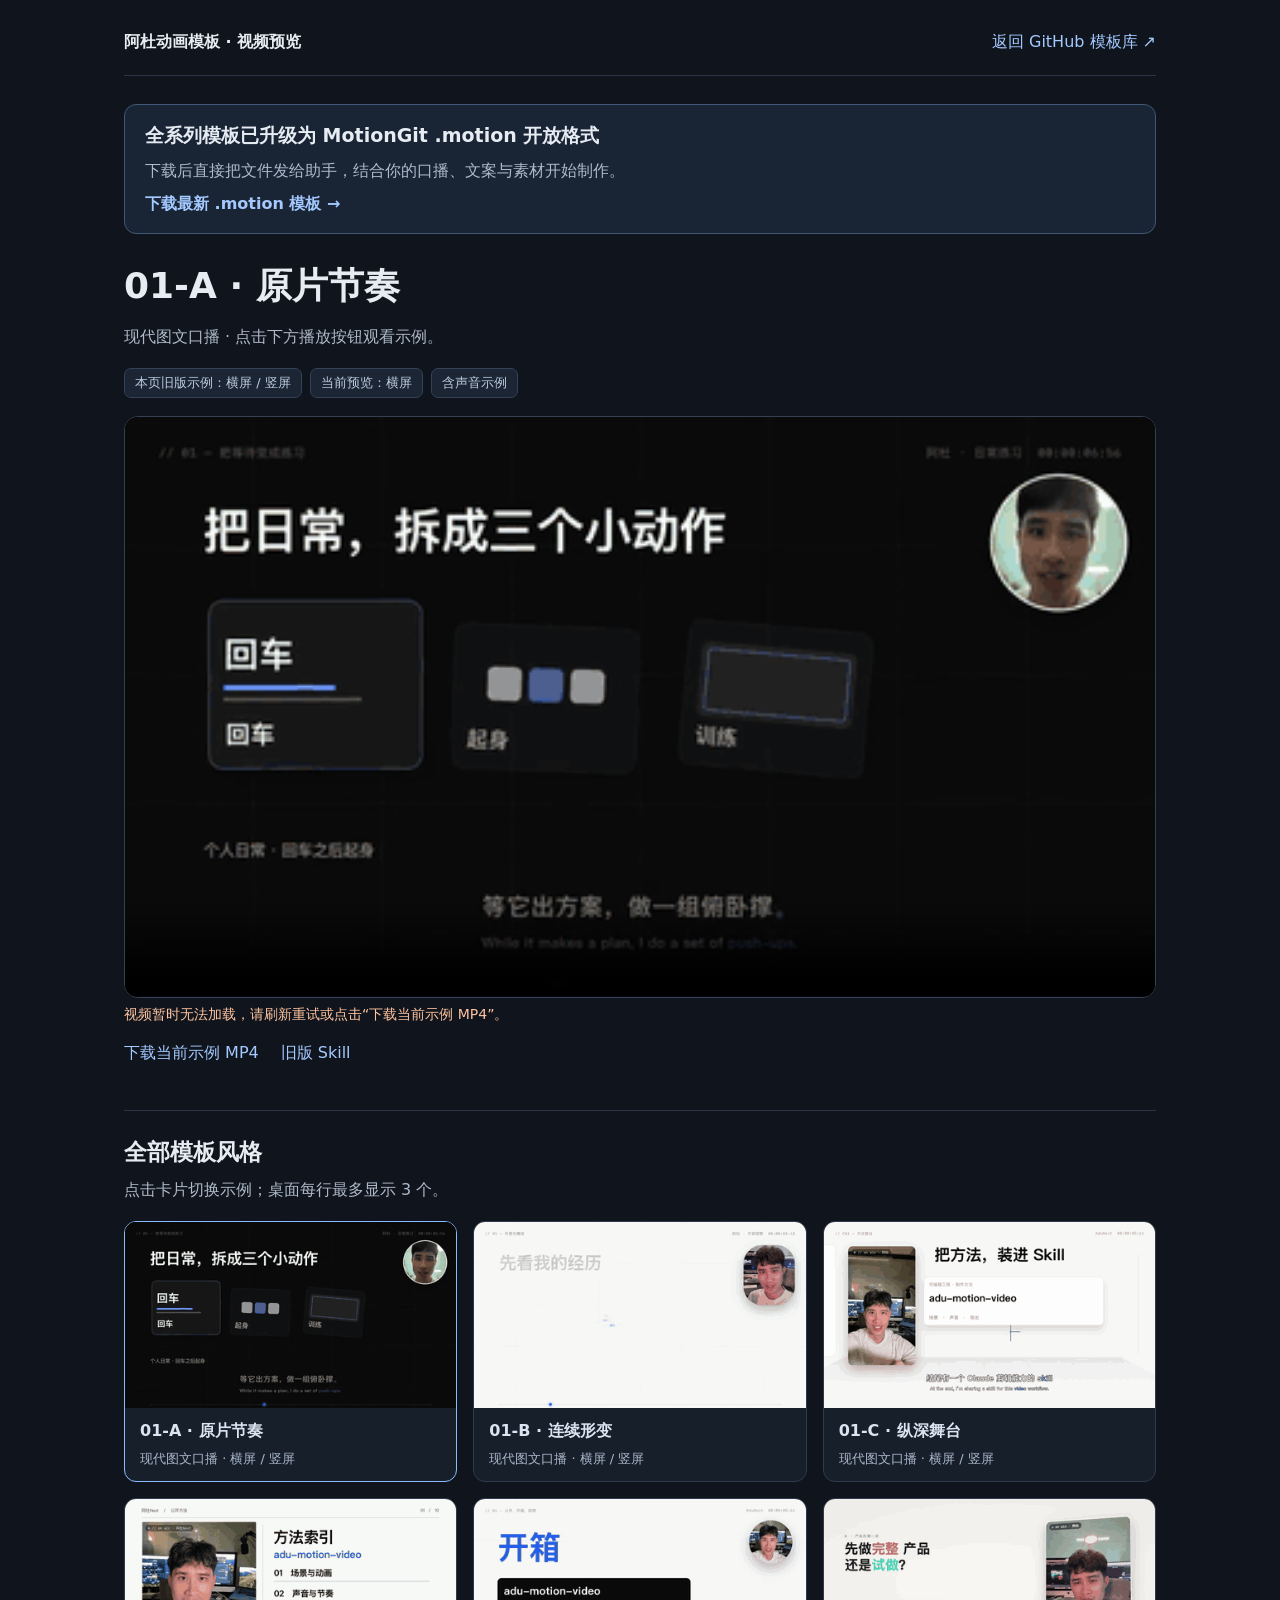
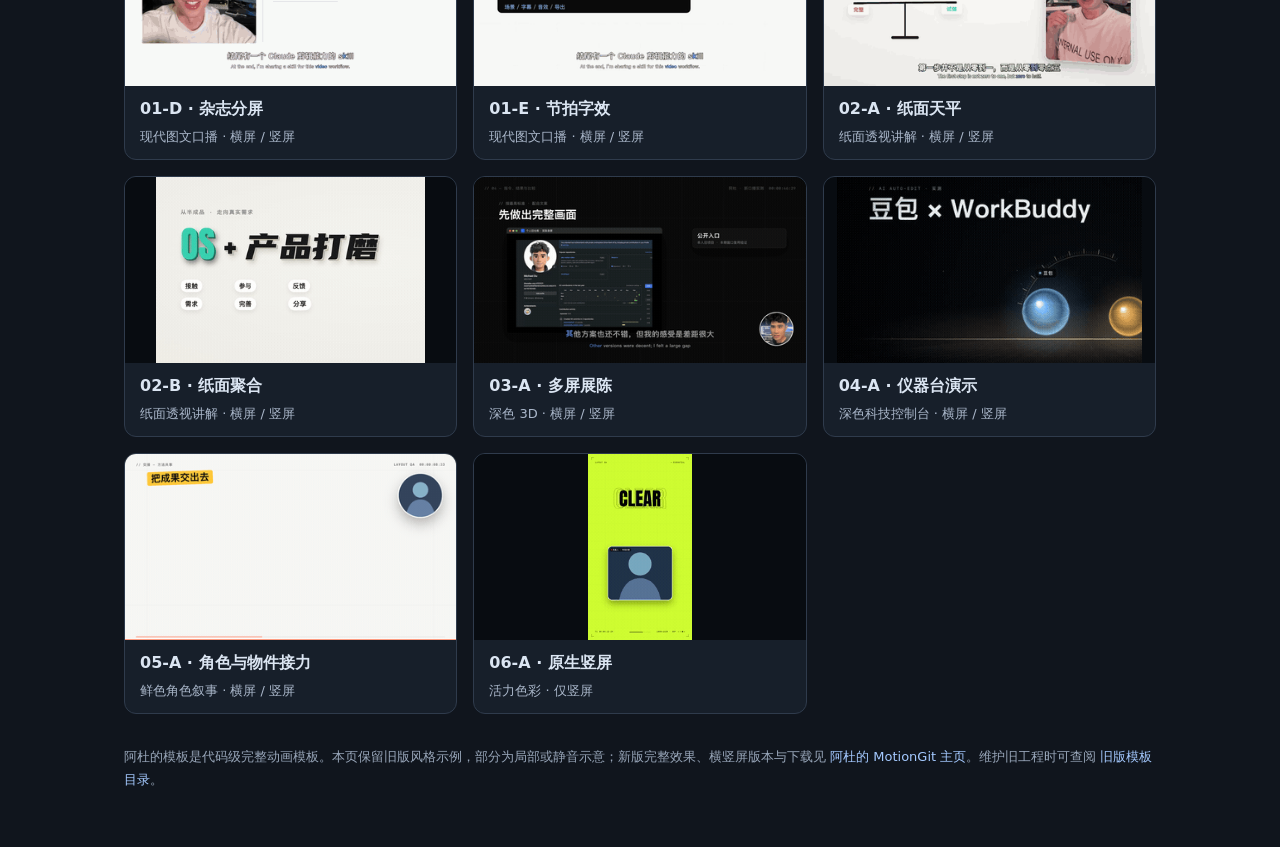
<file: dependencies/adu-motion-video/examples/gallery/index.html>
<!doctype html>
<html lang="zh-CN"><head><meta charset="utf-8"><meta name="viewport" content="width=device-width,initial-scale=1"><meta name="description" content="阿杜 AI 剪辑模板已升级为 MotionGit .motion 开放格式，下载后直接交给助手制作视频。此页保留旧版风格示例。"><title>模板视频预览 · 阿杜动画模板</title>
<style>
:root{color-scheme:dark;font-family:system-ui,-apple-system,"Segoe UI","Microsoft YaHei",sans-serif;color:#e7ecf3;background:#10151d}*{box-sizing:border-box}[hidden]{display:none!important}body{margin:0}a{color:#a4c9ff;text-decoration:none}a:hover{text-decoration:underline}button,a,video{outline-offset:5px}button:focus-visible,a:focus-visible{outline:2px solid #8cbaff}main{max-width:1080px;margin:auto;padding:32px 24px 56px}header{display:flex;justify-content:space-between;gap:16px;border-bottom:1px solid #2b3545;padding-bottom:22px;margin-bottom:28px}.brand{font-weight:650;color:#e7ecf3}h1{font-size:clamp(25px,4vw,36px);margin:0 0 12px}h2{font-size:23px;margin:0}p{line-height:1.7;color:#aeb9c9;margin:8px 0 18px}.meta{display:flex;flex-wrap:wrap;gap:8px;align-items:center;margin-bottom:18px}.badge{font-size:13px;padding:5px 10px;background:#1b2533;border:1px solid #334257;border-radius:7px;color:#bdcce0}.motion-intro{border:1px solid #405775;border-radius:12px;padding:18px 20px;margin:0 0 28px;background:#192535}.motion-intro strong{font-size:19px}.motion-intro p{margin:8px 0 10px}.motion-intro a{display:inline-block;font-weight:650}.player-frame{display:flex;justify-content:center;background:#05080c;border:1px solid #344054;border-radius:14px;overflow:hidden}video{display:block;width:100%;height:auto;max-height:70vh;background:#05080c}.portrait video{max-width:380px}.links{display:flex;gap:22px;flex-wrap:wrap;padding:16px 0 8px}.layout-switch{display:flex;gap:8px;margin-left:auto}button{cursor:pointer;font:inherit;font-size:14px;color:#c5d0df;border:1px solid #3b495e;border-radius:7px;background:#1a2330;padding:7px 14px}button[aria-pressed="true"]{border-color:#92bfff;color:#d9e9ff;background:#233e61}.status{font-size:14px;min-height:24px;margin:5px 0 0}.status.error{color:#ffc39f}.section-head{margin:38px 0 18px;padding-top:26px;border-top:1px solid #2b3545}.grid{display:grid;grid-template-columns:repeat(3,minmax(0,1fr));gap:16px}.card{display:flex;flex-direction:column;border:1px solid #2f3b4c;border-radius:12px;background:#171f2a;overflow:hidden;color:#dbe5f2}.card:hover{border-color:#8cbaff;text-decoration:none}.card[aria-current="true"]{border-color:#8cbaff}.thumbnail{width:100%;aspect-ratio:16/9;object-fit:contain;background:#080c11}.card-text{padding:13px 15px}.card-text strong{display:block;margin-bottom:6px}.card-text span{font-size:13px;color:#aab7ca}footer{margin-top:32px;color:#98a6b9;font-size:13px;line-height:1.7}@media(max-width:800px){.grid{grid-template-columns:repeat(2,minmax(0,1fr))}}@media(max-width:520px){main{padding:22px 16px 36px}header{font-size:14px}.grid{grid-template-columns:1fr}.layout-switch{margin-left:0}video{max-height:60vh}}
</style></head><body><main>
<header><a class="brand" href="?template=01-A">阿杜动画模板 · 视频预览</a><a href="https://github.com/adunext/adu-motion-video#模板库">返回 GitHub 模板库 ↗</a></header>
<aside class="motion-intro"><strong>全系列模板已升级为 MotionGit .motion 开放格式</strong><p>下载后直接把文件发给助手，结合你的口播、文案与素材开始制作。</p><a id="motion-download" href="https://motiongit.com/@adunext">下载最新 .motion 模板 →</a></aside>
<h1 id="title">01-A · 原片节奏</h1><p id="description">现代图文口播 · 点击下方播放按钮观看示例。</p>
<div class="meta"><span class="badge" id="supported">模板支持横屏与竖屏</span><span class="badge" id="preview-mode">当前预览：横屏</span><span class="badge" id="audio-label"></span><div class="layout-switch" id="layout-switch" hidden></div></div>
<div class="player-frame" id="player-frame"><video id="player" controls playsinline preload="metadata" poster="../../assets/demos/01-A.gif" src="../../assets/demos/01-A.mp4">当前浏览器不支持视频播放，请使用下方链接下载示例。</video></div>
<p class="status" id="status" role="status" aria-live="polite">点击播放，可拖动进度条或全屏查看。</p><div class="links"><a id="download" href="../../assets/demos/01-A.mp4" download>下载当前示例 MP4</a><a href="https://github.com/adunext/adu-motion-video/releases/tag/v3.14.0-rc.1">旧版 Skill</a></div>
<div class="section-head"><h2>全部模板风格</h2><p>点击卡片切换示例；桌面每行最多显示 3 个。</p></div><div class="grid" id="grid"></div><noscript><p>请启用 JavaScript 选择其他风格；上方播放器仍可播放 01-A 示例。</p></noscript>
<footer>阿杜的模板是代码级完整动画模板。本页保留旧版风格示例，部分为局部或静音示意；新版完整效果、横竖屏版本与下载见 <a href="https://motiongit.com/@adunext">阿杜的 MotionGit 主页</a>。维护旧工程时可查阅 <a href="https://github.com/adunext/adu-motion-video/blob/main/references/template-catalog.md">旧版模板目录</a>。</footer>
</main><script>
const CATALOG=[{"id": "01-A", "title": "原片节奏", "family": "现代图文口播", "layouts": ["landscape", "portrait"], "previewLayout": "landscape", "portraitPreview": false, "hasAudio": true}, {"id": "01-B", "title": "连续形变", "family": "现代图文口播", "layouts": ["landscape", "portrait"], "previewLayout": "landscape", "portraitPreview": false, "hasAudio": true}, {"id": "01-C", "title": "纵深舞台", "family": "现代图文口播", "layouts": ["landscape", "portrait"], "previewLayout": "landscape", "portraitPreview": false, "hasAudio": true}, {"id": "01-D", "title": "杂志分屏", "family": "现代图文口播", "layouts": ["landscape", "portrait"], "previewLayout": "landscape", "portraitPreview": false, "hasAudio": true}, {"id": "01-E", "title": "节拍字效", "family": "现代图文口播", "layouts": ["landscape", "portrait"], "previewLayout": "landscape", "portraitPreview": false, "hasAudio": true}, {"id": "02-A", "title": "纸面天平", "family": "纸面透视讲解", "layouts": ["landscape", "portrait"], "previewLayout": "landscape", "portraitPreview": false, "hasAudio": true}, {"id": "02-B", "title": "纸面聚合", "family": "纸面透视讲解", "layouts": ["landscape", "portrait"], "previewLayout": "landscape", "portraitPreview": false, "hasAudio": false}, {"id": "03-A", "title": "多屏展陈", "family": "深色 3D", "layouts": ["landscape", "portrait"], "previewLayout": "landscape", "portraitPreview": true, "hasAudio": false}, {"id": "04-A", "title": "仪器台演示", "family": "深色科技控制台", "layouts": ["landscape", "portrait"], "previewLayout": "landscape", "portraitPreview": false, "hasAudio": false}, {"id": "05-A", "title": "角色与物件接力", "family": "鲜色角色叙事", "layouts": ["landscape", "portrait"], "previewLayout": "landscape", "portraitPreview": false, "hasAudio": false}, {"id": "06-A", "title": "原生竖屏", "family": "活力色彩", "layouts": ["portrait"], "previewLayout": "portrait", "portraitPreview": false, "hasAudio": false}];
const $=id=>document.getElementById(id),player=$('player'),params=new URLSearchParams(location.search);
const id=(params.get('template')||'01-A').toUpperCase(),item=CATALOG.find(x=>x.id===id)||CATALOG[0];
function selectLayout(layout){
 $('motion-download').href='https://motiongit.com/@adunext/'+MOTION_PAGES[item.id.slice(0,2)]+(layout==='portrait'?'-portrait':'');
 const suffix=layout==='portrait'&&item.portraitPreview?'-portrait':'';const file='../../assets/demos/'+item.id+suffix;
 player.pause();player.poster=file+'.gif';player.src=file+'.mp4';player.load();$('player-frame').classList.toggle('portrait',layout==='portrait');
 $('preview-mode').textContent='当前预览：'+(layout==='portrait'?'竖屏':'横屏');$('download').href=file+'.mp4';$('audio-label').textContent=item.hasAudio&&!suffix?'含声音示例':'静音示例';
 for(const b of $('layout-switch').children)b.setAttribute('aria-pressed',String(b.dataset.layout===layout));
 const url=new URL(location.href);url.searchParams.set('template',item.id);if(suffix)url.searchParams.set('layout','portrait');else url.searchParams.delete('layout');history.replaceState(null,'',url);
 $('status').classList.remove('error');$('status').textContent='点击播放，可拖动进度条或全屏查看。';
}
const MOTION_PAGES={'01':'template-01-integrated','02':'template-02-expanded','03':'template-03-native','04':'template-04-dark-console','05':'template-05-native','06':'vibrant-poster'};
$('title').textContent=item.id+' · '+item.title;document.title=item.id+' '+item.title+' · 阿杜动画模板';$('description').textContent=item.family+' · 点击下方播放按钮观看示例。';$('supported').textContent=item.layouts.length===1?'本页旧版示例：仅竖屏':'本页旧版示例：横屏 / 竖屏';
if(item.portraitPreview){$('layout-switch').hidden=false;for(const [layout,label] of [['landscape','横屏示例'],['portrait','竖屏示例']]){const b=document.createElement('button');b.type='button';b.textContent=label;b.dataset.layout=layout;b.onclick=()=>selectLayout(layout);$('layout-switch').append(b);}}
for(const data of CATALOG){const a=document.createElement('a');a.className='card';a.href='?template='+data.id;if(data.id===item.id)a.setAttribute('aria-current','true');const im=document.createElement('img');im.className='thumbnail';im.src='../../assets/demos/'+data.id+'.gif';im.alt=data.id+' '+data.title;im.loading='lazy';const text=document.createElement('div');text.className='card-text';const title=document.createElement('strong');title.textContent=data.id+' · '+data.title;const tag=document.createElement('span');tag.textContent=data.family+' · '+(data.layouts.length===1?'仅竖屏':'横屏 / 竖屏');text.append(title,tag);a.append(im,text);$('grid').append(a);}
player.addEventListener('error',()=>{$('status').classList.add('error');$('status').textContent='视频暂时无法加载，请刷新重试或点击“下载当前示例 MP4”。';});
selectLayout(params.get('layout')==='portrait'&&item.portraitPreview?'portrait':item.previewLayout);
</script></body></html>
</file>
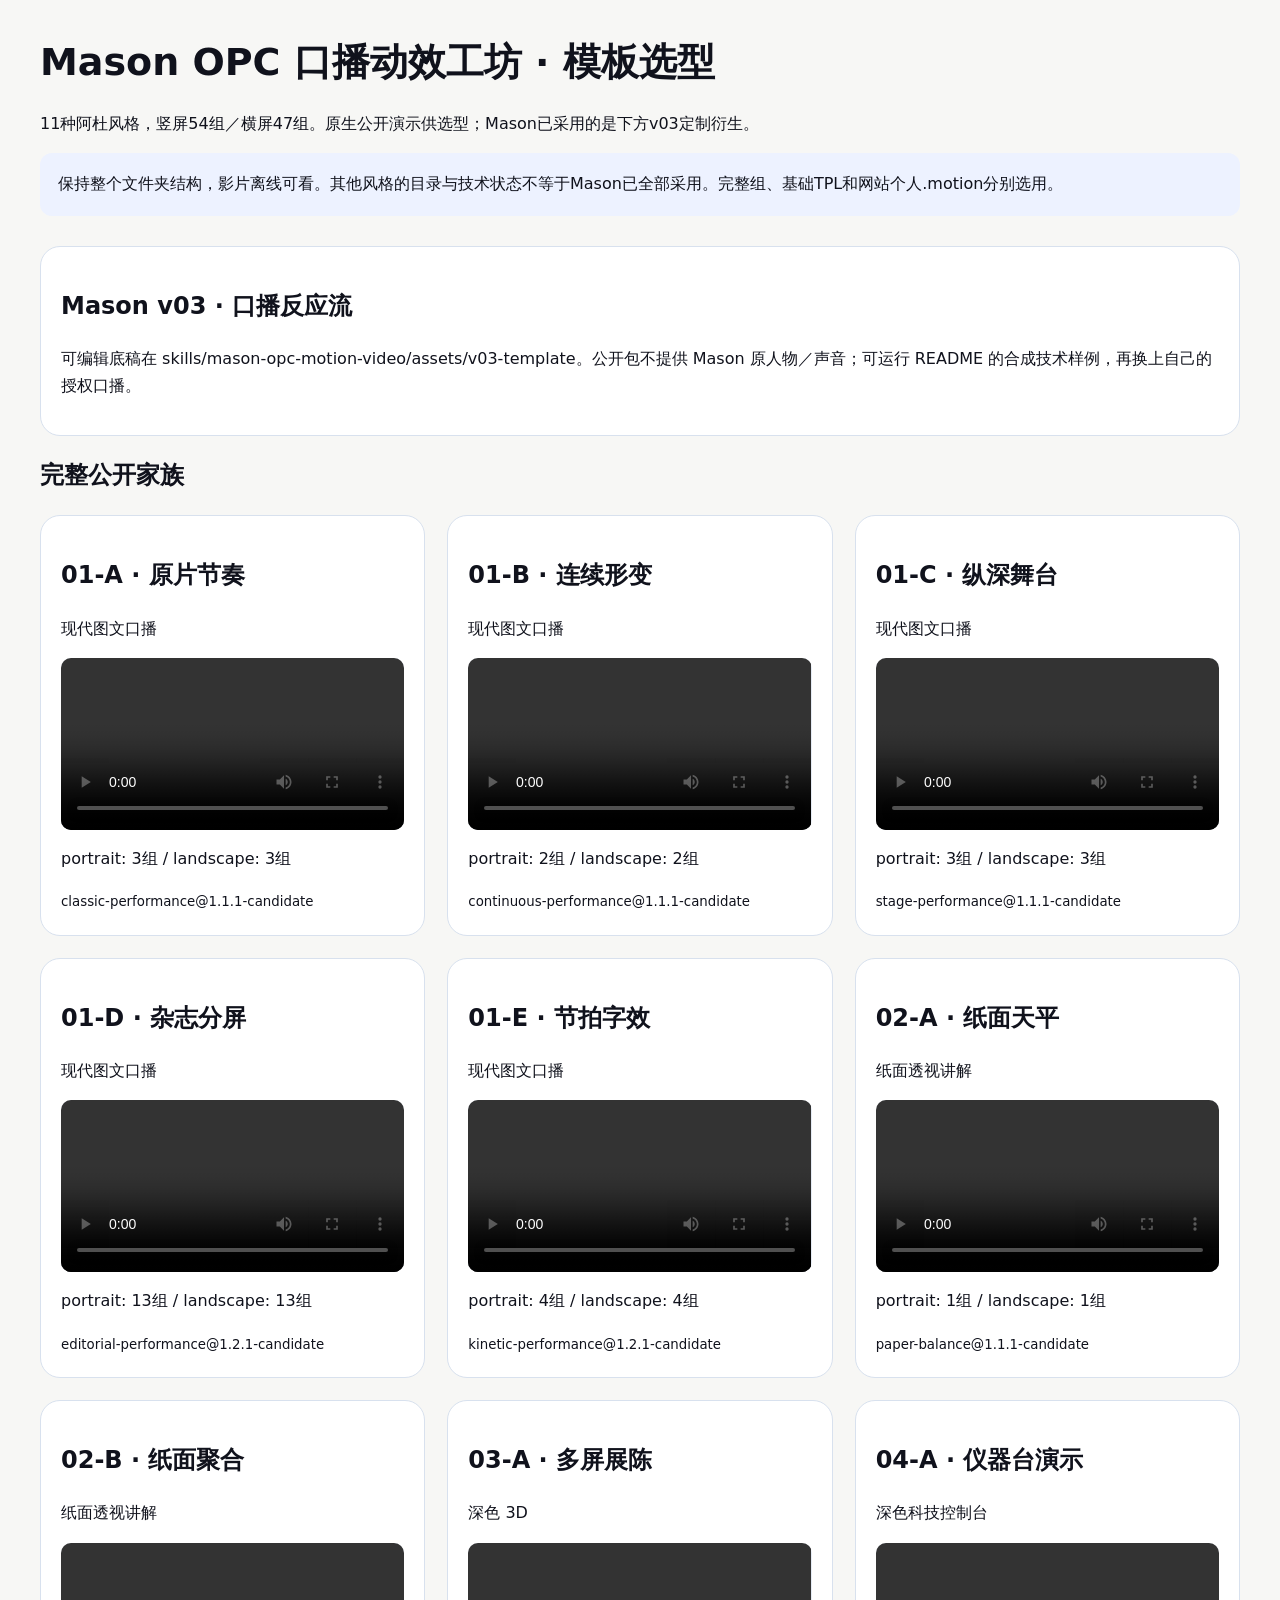
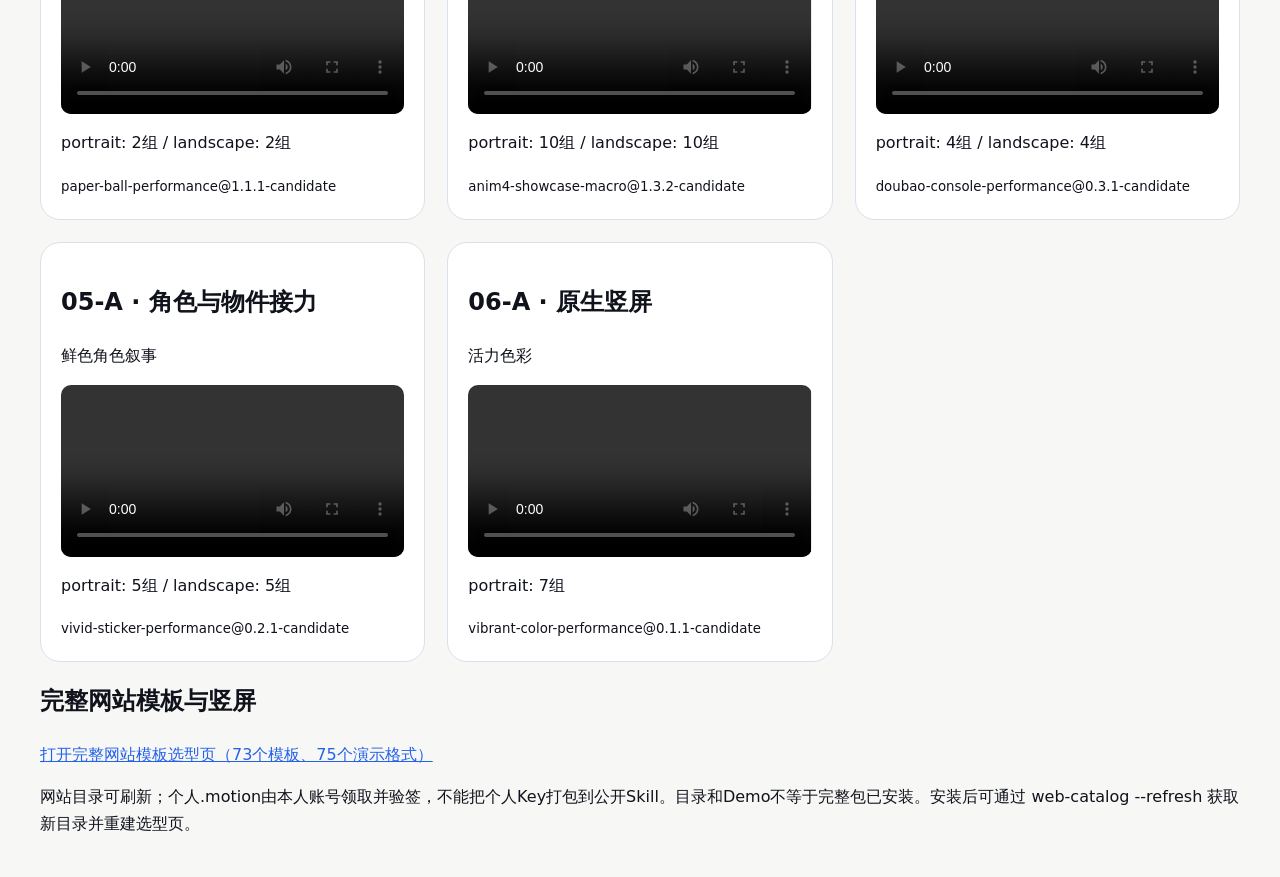
<file: 模板选型.html>
<!doctype html><html lang="zh-CN"><meta charset="utf-8"><meta name="viewport" content="width=device-width,initial-scale=1"><title>Mason OPC 口播动效工坊 · 模板选型</title><style>body{margin:0;background:#f7f7f5;color:#10121c;font:16px/1.65 system-ui,sans-serif}main{max-width:1200px;margin:40px auto;padding:0 24px}h1{font-size:38px;line-height:1.2}a{color:#2462ea}.grid{display:grid;grid-template-columns:repeat(auto-fit,minmax(300px,1fr));gap:22px}article{background:white;border:1px solid #d8e1ee;border-radius:20px;padding:20px}h2{font-size:24px}video{display:block;width:100%;max-height:420px;background:#e5ebf4;border-radius:10px}small{word-break:break-all}header{margin-bottom:30px}.notice{padding:18px;background:#edf2ff;border-radius:12px}</style><main><header><h1>Mason OPC 口播动效工坊 · 模板选型</h1><p>11种阿杜风格，竖屏54组／横屏47组。原生公开演示供选型；Mason已采用的是下方v03定制衍生。</p><p class="notice">保持整个文件夹结构，影片离线可看。其他风格的目录与技术状态不等于Mason已全部采用。完整组、基础TPL和网站个人.motion分别选用。</p></header><article><h2>Mason v03 · 口播反应流</h2><p>可编辑底稿在 skills/mason-opc-motion-video/assets/v03-template。公开包不提供 Mason 原人物／声音；可运行 README 的合成技术样例，再换上自己的授权口播。</p></article><h2>完整公开家族</h2><div class="grid"><article><h2>01-A · 原片节奏</h2><p>现代图文口播</p><video controls preload="metadata" src="dependencies/adu-motion-video/assets/demos/01-A.mp4"></video><p>portrait: 3组 / landscape: 3组</p><small>classic-performance@1.1.1-candidate</small></article><article><h2>01-B · 连续形变</h2><p>现代图文口播</p><video controls preload="metadata" src="dependencies/adu-motion-video/assets/demos/01-B.mp4"></video><p>portrait: 2组 / landscape: 2组</p><small>continuous-performance@1.1.1-candidate</small></article><article><h2>01-C · 纵深舞台</h2><p>现代图文口播</p><video controls preload="metadata" src="dependencies/adu-motion-video/assets/demos/01-C.mp4"></video><p>portrait: 3组 / landscape: 3组</p><small>stage-performance@1.1.1-candidate</small></article><article><h2>01-D · 杂志分屏</h2><p>现代图文口播</p><video controls preload="metadata" src="dependencies/adu-motion-video/assets/demos/01-D.mp4"></video><p>portrait: 13组 / landscape: 13组</p><small>editorial-performance@1.2.1-candidate</small></article><article><h2>01-E · 节拍字效</h2><p>现代图文口播</p><video controls preload="metadata" src="dependencies/adu-motion-video/assets/demos/01-E.mp4"></video><p>portrait: 4组 / landscape: 4组</p><small>kinetic-performance@1.2.1-candidate</small></article><article><h2>02-A · 纸面天平</h2><p>纸面透视讲解</p><video controls preload="metadata" src="dependencies/adu-motion-video/assets/demos/02-A.mp4"></video><p>portrait: 1组 / landscape: 1组</p><small>paper-balance@1.1.1-candidate</small></article><article><h2>02-B · 纸面聚合</h2><p>纸面透视讲解</p><video controls preload="metadata" src="dependencies/adu-motion-video/assets/demos/02-B.mp4"></video><p>portrait: 2组 / landscape: 2组</p><small>paper-ball-performance@1.1.1-candidate</small></article><article><h2>03-A · 多屏展陈</h2><p>深色 3D</p><video controls preload="metadata" src="dependencies/adu-motion-video/assets/demos/03-A.mp4"></video><p>portrait: 10组 / landscape: 10组</p><small>anim4-showcase-macro@1.3.2-candidate</small></article><article><h2>04-A · 仪器台演示</h2><p>深色科技控制台</p><video controls preload="metadata" src="dependencies/adu-motion-video/assets/demos/04-A.mp4"></video><p>portrait: 4组 / landscape: 4组</p><small>doubao-console-performance@0.3.1-candidate</small></article><article><h2>05-A · 角色与物件接力</h2><p>鲜色角色叙事</p><video controls preload="metadata" src="dependencies/adu-motion-video/assets/demos/05-A.mp4"></video><p>portrait: 5组 / landscape: 5组</p><small>vivid-sticker-performance@0.2.1-candidate</small></article><article><h2>06-A · 原生竖屏</h2><p>活力色彩</p><video controls preload="metadata" src="dependencies/adu-motion-video/assets/demos/06-A.mp4"></video><p>portrait: 7组</p><small>vibrant-color-performance@0.1.1-candidate</small></article></div><h2>完整网站模板与竖屏</h2><p><a href="网站模板选型.html">打开完整网站模板选型页（73个模板、75个演示格式）</a></p><p>网站目录可刷新；个人.motion由本人账号领取并验签，不能把个人Key打包到公开Skill。目录和Demo不等于完整包已安装。安装后可通过 web-catalog --refresh 获取新目录并重建选型页。</p></main></html>
</file>
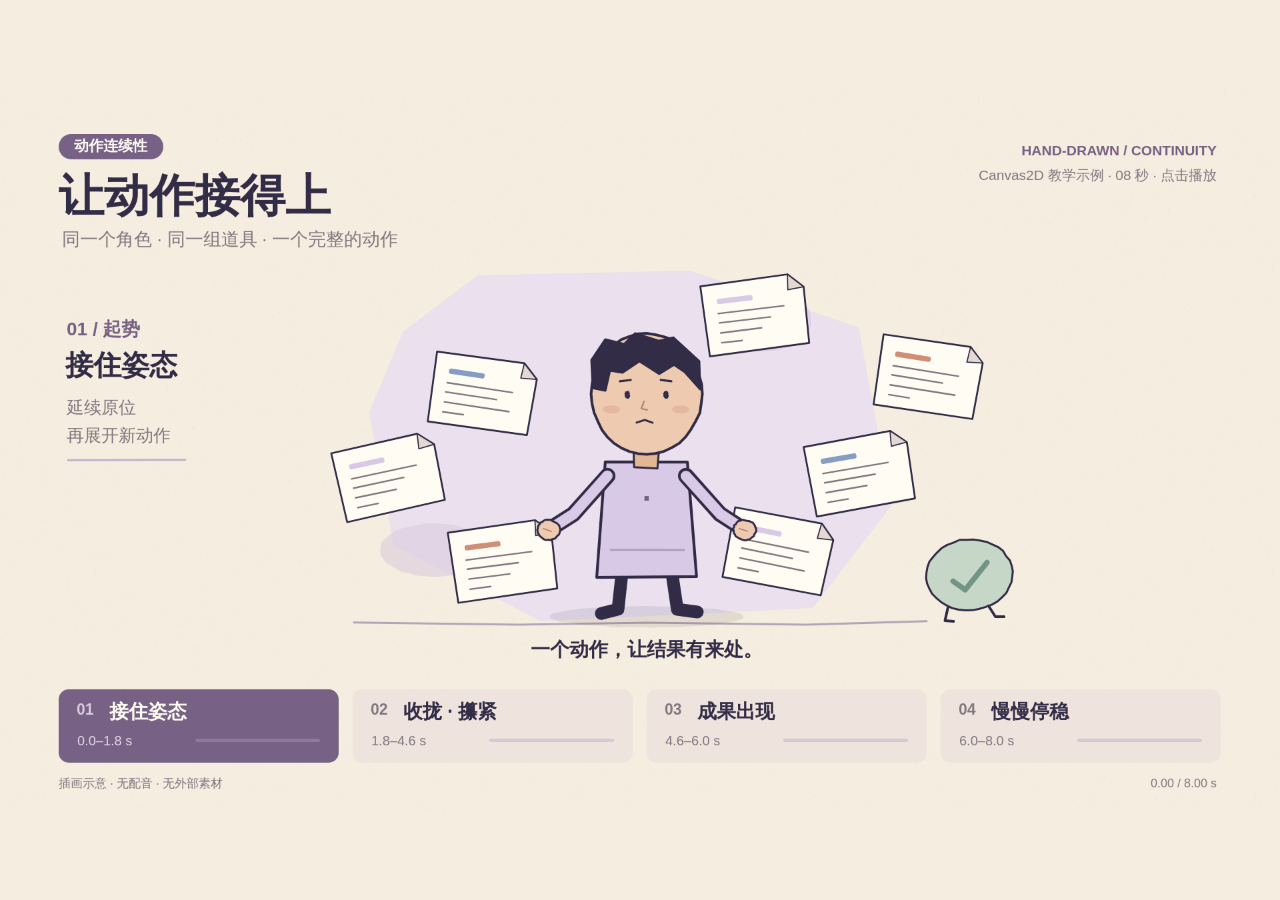
<file: dependencies/adu-motion-video/examples/handdrawn-continuity.html>
<!doctype html>
<html lang="zh-CN">
<head>
<meta charset="utf-8">
<meta name="viewport" content="width=device-width,initial-scale=1">
<title>Hand-drawn continuity</title>
<style>
html,body{margin:0;width:100%;height:100%;overflow:hidden;background:#f5eddf}
canvas{display:block;width:100vw;height:100vh;object-fit:contain;cursor:pointer}
</style>
</head>
<body>
<canvas id="stage" width="1920" height="1080" aria-label="8 秒手绘连续动作示例：角色收拢纸张，攥紧，再捧出成果卡。点击播放，空格重播。"></canvas>
<script>
/* Original, dependency-free Canvas2D teaching example. It is NOT p5.brush.
 * Geometry is 1920 × 1080. All motion comes from absolute time.
 * Strokes redraw at 12 Hz; positions and easing remain continuous at 60 fps.
 * Change only the text/palette/anchors below when trying your own version.
 */
(() => {
  const canvas = document.getElementById('stage'), c = canvas.getContext('2d');
  const W = 1920, H = 1080, DURATION = 8;
  const C = { paper:'#F5EDDF', ink:'#322C47', muted:'#827780', plum:'#776184',
    lavender:'#D8C9E7', light:'#EAE0EE', gold:'#F4C85D', paleGold:'#FFE4A0',
    green:'#719586', white:'#FFFCF3', blue:'#879CC4', clay:'#CE8F76' };
  const FONT = '"PingFang SC","Microsoft YaHei","Noto Sans CJK SC",sans-serif';
  const phase = [
    {at:0, end:1.8, name:'接住姿态', verb:'起势', detail:'人物、纸张与镜头，沿用上一刻的位置。'},
    {at:1.8, end:4.6, name:'收拢 · 攥紧', verb:'用力', detail:'让已有纸张汇到双手，动作才有因果。'},
    {at:4.6, end:6, name:'成果出现', verb:'释放', detail:'先压缩，再弹出；主动作只强调一次。'},
    {at:6, end:8, name:'慢慢停稳', verb:'收势', detail:'手、表情和卡片依次停稳，留出阅读时间。'}
  ];
  const clamp = (x,a=0,b=1) => Math.max(a,Math.min(b,x));
  const lerp = (a,b,k) => a+(b-a)*k;
  const seg = (t,a,b) => clamp((t-a)/(b-a));
  const ease = x => {x=clamp(x);return x*x*(3-2*x);};
  const out = x => 1-Math.pow(1-clamp(x),3);
  const back = x => {x=clamp(x);return 1+2.45*Math.pow(x-1,3)+1.45*Math.pow(x-1,2);};
  function hash(n){const q=Math.sin(n*127.1+311.7)*43758.5453123;return q-Math.floor(q);}
  let pencilTick=0, previewId=0;
  // A fixed paper texture: its random sequence is never advanced by a frame.
  const paper=document.createElement('canvas');paper.width=W;paper.height=H;
  const pc=paper.getContext('2d');pc.fillStyle=C.paper;pc.fillRect(0,0,W,H);
  for(let i=0;i<11000;i++){
    pc.fillStyle=i%3?'rgba(102,72,69,.032)':'rgba(255,255,250,.20)';
    const r=.35+hash(i+881)*1.1;
    pc.fillRect(hash(i+29)*W,hash(i+713)*H,r,r*1.8);
  }
  function text(s,x,y,size=30,color=C.ink,weight=500,align='left'){
    c.font=`${weight} ${size}px ${FONT}`;c.fillStyle=color;c.textAlign=align;c.textBaseline='middle';c.fillText(s,x,y);
  }
  function path(points,fill,stroke=C.ink,width=3,seed=1,close=true){
    c.lineCap='round';c.lineJoin='round';
    const trace=(pass)=>{
      c.beginPath();
      points.forEach(([x,y],i)=>{
        const jitter=pass?1.2:.45;
        const dx=(hash(seed*17+i*31+pencilTick*3+pass)-.5)*jitter;
        const dy=(hash(seed*23+i*41+pencilTick*5+pass)-.5)*jitter;
        if(i)c.lineTo(x+dx,y+dy);else c.moveTo(x+dx,y+dy);
      });if(close)c.closePath();
    };
    trace(0);if(fill){c.fillStyle=fill;c.fill();}
    if(stroke){c.strokeStyle=stroke;c.lineWidth=width;c.stroke();
      c.save();c.globalAlpha*=.32;trace(1);c.lineWidth=width*.48;c.stroke();c.restore();}
  }
  function oval(x,y,rx,ry,fill,stroke=C.ink,width=3,seed=1){
    const pts=Array.from({length:40},(_,i)=>{const a=i/40*Math.PI*2;const v=(hash(i+seed)-.5)*1.5;return[x+Math.cos(a)*(rx+v),y+Math.sin(a)*(ry+v)];});
    path(pts,fill,stroke,width,seed);
  }
  function line(points,color=C.ink,width=3,seed=1){path(points,null,color,width,seed,false);}
  function star(x,y,r,color=C.gold,rot=0){
    const pts=Array.from({length:8},(_,i)=>{const a=i*Math.PI/4+rot;return[x+Math.cos(a)*r*(i%2?.25:1),y+Math.sin(a)*r*(i%2?.25:1)];});
    path(pts,color,null);
  }
  function rounded(x,y,w,h,r,fill,stroke=null,lw=2){
    c.beginPath();c.roundRect(x,y,w,h,r);c.fillStyle=fill;c.fill();
    if(stroke){c.strokeStyle=stroke;c.lineWidth=lw;c.stroke();}
  }
  function draft(x,y,k,rot,id,opacity=1){
    c.save();c.globalAlpha*=opacity;c.translate(x,y);c.rotate(rot);c.scale(k,k);
    path([[-76,-52],[56,-54],[78,-33],[76,52],[-74,54]],C.white,C.ink,2.7,id+40);
    path([[56,-54],[54,-31],[78,-33]],'#E3D8D2',C.ink,1.7,id+45);
    rounded(-54,-30,54,8,3,[C.lavender,C.blue,C.clay][id%3]);
    line([[-54,-8],[45,-8]],C.muted,2.4,id+51);
    line([[-54,6],[23,6]],C.muted,2.4,id+55);
    line([[-54,21],[id%2?44:8,21]],C.muted,2.4,id+58);
    line([[-54,36],[-23,36]],C.muted,2.4,id+61);c.restore();
  }
  function hero(t,grip,release,settle){
    const breath=Math.sin(t*2.5)*1.8*(1-settle*.6), press=grip*(1-release);
    const center=970, headY=456+press*12+breath-settle*3;
    // Grounded feet and torso keep the character's anchor from drifting.
    oval(970,790,146,16,'rgba(74,49,73,.10)',null);
    line([[933,726],[927,779],[902,785]],C.ink,19,210);
    line([[1008,726],[1016,779],[1046,783]],C.ink,19,220);
    path([[908,558],[1031,558],[1045,730],[895,731]],C.lavender,C.ink,4.2,230);
    line([[916,690],[1026,690]],'#B09BBF',2.8,234);
    text('·',970,615,46,C.plum,700,'center');
    // Neck and head move a little later than the shoulders.
    path([[950,533],[951,566],[986,568],[989,534]],'#E4B794',C.ink,3,240);
    oval(center,headY,83,91,'#EECBB0',C.ink,4,250);
    path([[889,447],[887,405],[908,374],[936,381],[953,365],[988,376],[1010,371],[1049,407],[1050,449],[1027,423],[1011,412],[989,426],[959,407],[934,424],[915,421],[908,451]],C.ink,C.ink,3,260);
    // Eyebrows, eyes and mouth release together after the squeeze.
    const eyesY=headY+1,closed=press>.58;
    line([[930,eyesY-20],[946,eyesY-22+press*7]],C.ink,3.2,266);
    line([[991,eyesY-22+press*7],[1007,eyesY-20]],C.ink,3.2,267);
    if(closed){line([[931,eyesY],[939,eyesY+3],[947,eyesY]],C.ink,3,268);line([[989,eyesY],[997,eyesY+3],[1005,eyesY]],C.ink,3,269);}
    else{oval(941,eyesY,4.1,6,C.ink,null);oval(999,eyesY,4.1,6,C.ink,null);}
    line([[966,eyesY+10],[962,eyesY+21],[971,eyesY+23]],'#B68775',2.4,270);
    if(release>.2)line([[953,headY+40],[965,headY+46],[981,headY+45],[991,headY+37]],C.ink,3,272);
    else line([[955,headY+43],[967,headY+39+press*8],[979,headY+43]],C.ink,3,272);
    oval(917,headY+23,13,6,'rgba(205,119,111,.25)',null);
    oval(1021,headY+23,13,6,'rgba(205,119,111,.25)',null);
    const reach=ease(seg(t,1.65,3.70));
    const handY=lerp(660,646,reach)-release*63;
    const half=lerp(147,52,reach)-press*23+release*29;
    const left=[center-half,handY],right=[center+half,handY];
    // Use the same shoulder and hand anchors throughout, with curved elbows.
    for(const side of [-1,1]){
      const hand=side<0?left:right;
      const shoulder=[center+side*59,579],elbow=[center+side*lerp(110,94,reach),636+press*9];
      line([shoulder,elbow,hand],C.ink,24,280+side);
      line([shoulder,elbow,hand],C.lavender,16,285+side);
      oval(hand[0],hand[1],17,15,'#EECBB0',C.ink,3,290+side);
      line([[hand[0]-8,hand[1]-2],[hand[0]+4,hand[1]+2]],'#B68775',1.8,295+side);
    }
    if(press>.2){
      for(const side of [-1,1]){
        const amount=press*14;line([[center+side*110,523],[center+side*(116+amount),512]],C.plum,3.5,300+side);
      }
    }
  }
  function draw(time){
    const t=clamp(Number(time)||0,0,DURATION),active=Math.min(3,phase.findIndex(p=>t<p.end)<0?3:phase.findIndex(p=>t<p.end));
    pencilTick=Math.floor(t*12);
    const gather=ease(seg(t,1.8,3.65)),grip=ease(seg(t,3.55,4.6));
    const release=out(seg(t,4.65,5.48)),settle=ease(seg(t,6.0,7.5));
    c.setTransform(1,0,0,1,0,0);c.globalAlpha=1;c.globalCompositeOperation='source-over';c.drawImage(paper,0,0);
    rounded(88,66,157,38,19,C.plum);text('动作连续性',166,85,22,C.white,600,'center');
    text('让动作接得上',88,163,68,C.ink,750);
    text('同一个角色 · 同一组道具 · 一个完整的动作',93,226,27,C.muted,450);
    text('HAND-DRAWN / CONTINUITY',1825,92,21,C.plum,650,'right');
    text('Canvas2D 教学示例 · 08 秒 · 点击播放',1825,129,21,C.muted,400,'right');
    // Hand-painted backdrop and persistent location marks.
    path([[605,362],[717,278],[1035,271],[1288,356],[1337,623],[1219,777],[812,797],[591,683],[554,484]],C.light,null,0,310);
    c.save();c.globalAlpha=.55;
    oval(1146,345,71,47,'#D8C6DC',null);oval(650,690,80,40,'#D9CBDE',null);c.restore();
    line([[531,799],[777,802],[973,799],[1210,802],[1390,797]],'#B4A5B7',3,320);
    // A quiet side note gives the viewer the purpose, not implementation details.
    const p=phase[active];text(`0${active+1} / ${p.verb}`,100,360,28,C.plum,650);
    text(p.name,98,415,42,C.ink,650);
    const notes=[['延续原位','再展开新动作'],['纸张先聚拢','双手再用力'],['让成果变小','让情绪变清楚'],['一点余晃','然后留白']][active];
    text(notes[0],100,478,26,C.muted,450);text(notes[1],100,520,26,C.muted,450);
    line([[102,555],[278,555]],'#C2AFCA',3,330);
    const papers=[[582,580,-.21],[723,455,.15],[754,706,-.13],[1167,692,.20],[1289,574,-.17],[1392,430,.16],[1132,337,-.12]];
    papers.forEach(([x,y,r],i)=>{
      const g=ease(seg(t,1.82+i*.065,3.48+i*.065));
      const k=lerp(1,.26,g)*(1-ease(seg(t,4.05,4.53)));
      if(k<.008)return;
      const xx=lerp(x,970+(i%3-1)*4,g);
      const yy=lerp(y,646+(i%2)*3,g)-Math.sin(g*Math.PI)*(55+i*7);
      draft(xx,yy,k,lerp(r,r*.08,g),i);
    });
    hero(t,grip,release,settle);
    // A compressed bundle becomes one small gold card in the same hands.
    if(t>3.45&&t<4.85){
      const alpha=ease(seg(t,3.45,3.85))*(1-ease(seg(t,4.6,4.85)));
      c.save();c.globalAlpha=alpha;
      const ww=lerp(114,51,grip),hh=lerp(61,44,grip);
      path([[970-ww/2,646-hh/2],[970+ww/2,643-hh/2],[973+ww/2,646+hh/2],[968-ww/2,650+hh/2]],C.white,C.ink,3,340);
      line([[945,641],[963,631],[971,650],[990,639]],C.muted,2.3,342);c.restore();
    }
    if(t>=4.6){
      const k=back(seg(t,4.6,5.28)),age=Math.max(0,t-4.95);
      const y=646-release*63-Math.sin(seg(t,4.6,5.7)*Math.PI)*15;
      const rot=Math.sin(age*10)*Math.exp(-age*3)*.075;
      c.save();c.translate(970,y);c.rotate(rot);c.scale(k,k);
      path([[-122,-62],[119,-65],[124,61],[-119,64]],C.gold,C.ink,3.8,350);
      path([[-111,-49],[106,-51],[112,48],[-108,51]],C.paleGold,'#D4A446',1.8,351);
      text('成果',0,-2,47,'#654623',700,'center');c.restore();
      const glint=Math.sin(seg(t,4.75,6.05)*Math.PI);
      if(glint>0){star(796,y-67,24*glint,C.gold,.12);star(1123,y-100,30*glint,C.gold,-.12);star(1148,y+45,17*glint,C.gold,.12);}
    }
    // A small check-mark companion reacts after the main action; it never steals the lead.
    const answer=out(seg(t,5.6,6.6));
    c.save();c.translate(1454,727-Math.sin(answer*Math.PI)*18);c.rotate(-.08+answer*.10);
    oval(0,0,65,53,'#C6D7C7',C.ink,3,360);
    line([[-25,8],[-8,22],[28,-16]],C.green,8,365);
    line([[-36,47],[-42,66],[-29,68]],C.ink,4,366);
    line([[25,49],[34,66],[47,67]],C.ink,4,367);c.restore();
    text('一个动作，让结果有来处。',970,841,29,C.ink,600,'center');
    phase.forEach((ph,i)=>{
      const x=88+i*441,w=420,isActive=i===active,done=t>=ph.end;
      rounded(x,899,w,110,15,isActive?C.plum:'#EEE4DD');
      text(`0${i+1}`,x+27,931,23,isActive?'#D9CDE0':C.muted,650);
      text(ph.name,x+76,934,29,isActive?C.white:C.ink,600);
      text(`${ph.at.toFixed(1)}–${ph.end.toFixed(1)} s`,x+28,977,20,isActive?'#E4D9E8':C.muted,450);
      const progress=seg(t,ph.at,ph.end);
      rounded(x+205,973,187,5,2.5,isActive?'#8F7B99':'#D6C8D4');
      if(progress>0)rounded(x+205,973,187*progress,5,2.5,isActive?C.paleGold:done?C.plum:C.gold);
    });
    text('插画示意 · 无配音 · 无外部素材',88,1041,18,C.muted,400);
    text(`${t.toFixed(2)} / ${DURATION.toFixed(2)} s`,1825,1041,18,C.muted,450,'right');
  }
  window.END=DURATION;
  window.CONFIG={end:DURATION,fps:60,width:W,height:H};
  window.renderAt=async(t)=>{cancelAnimationFrame(previewId);previewId=0;draw(t);};
  window.READY=document.fonts.ready.then(()=>{const initial=Number(new URLSearchParams(location.search).get('t')||0);draw(Number.isFinite(initial)?initial:0);window.ready=true;document.title='done';});
  function play(){cancelAnimationFrame(previewId);const started=performance.now();
    const frame=now=>{const t=Math.min(DURATION,(now-started)/1000);draw(t);if(t<DURATION)previewId=requestAnimationFrame(frame);};
    previewId=requestAnimationFrame(frame);
  }
  canvas.addEventListener('click',play);
  window.addEventListener('keydown',e=>{if(e.code==='Space'){e.preventDefault();play();}});
})();
</script>
</body>
</html>
</file>
